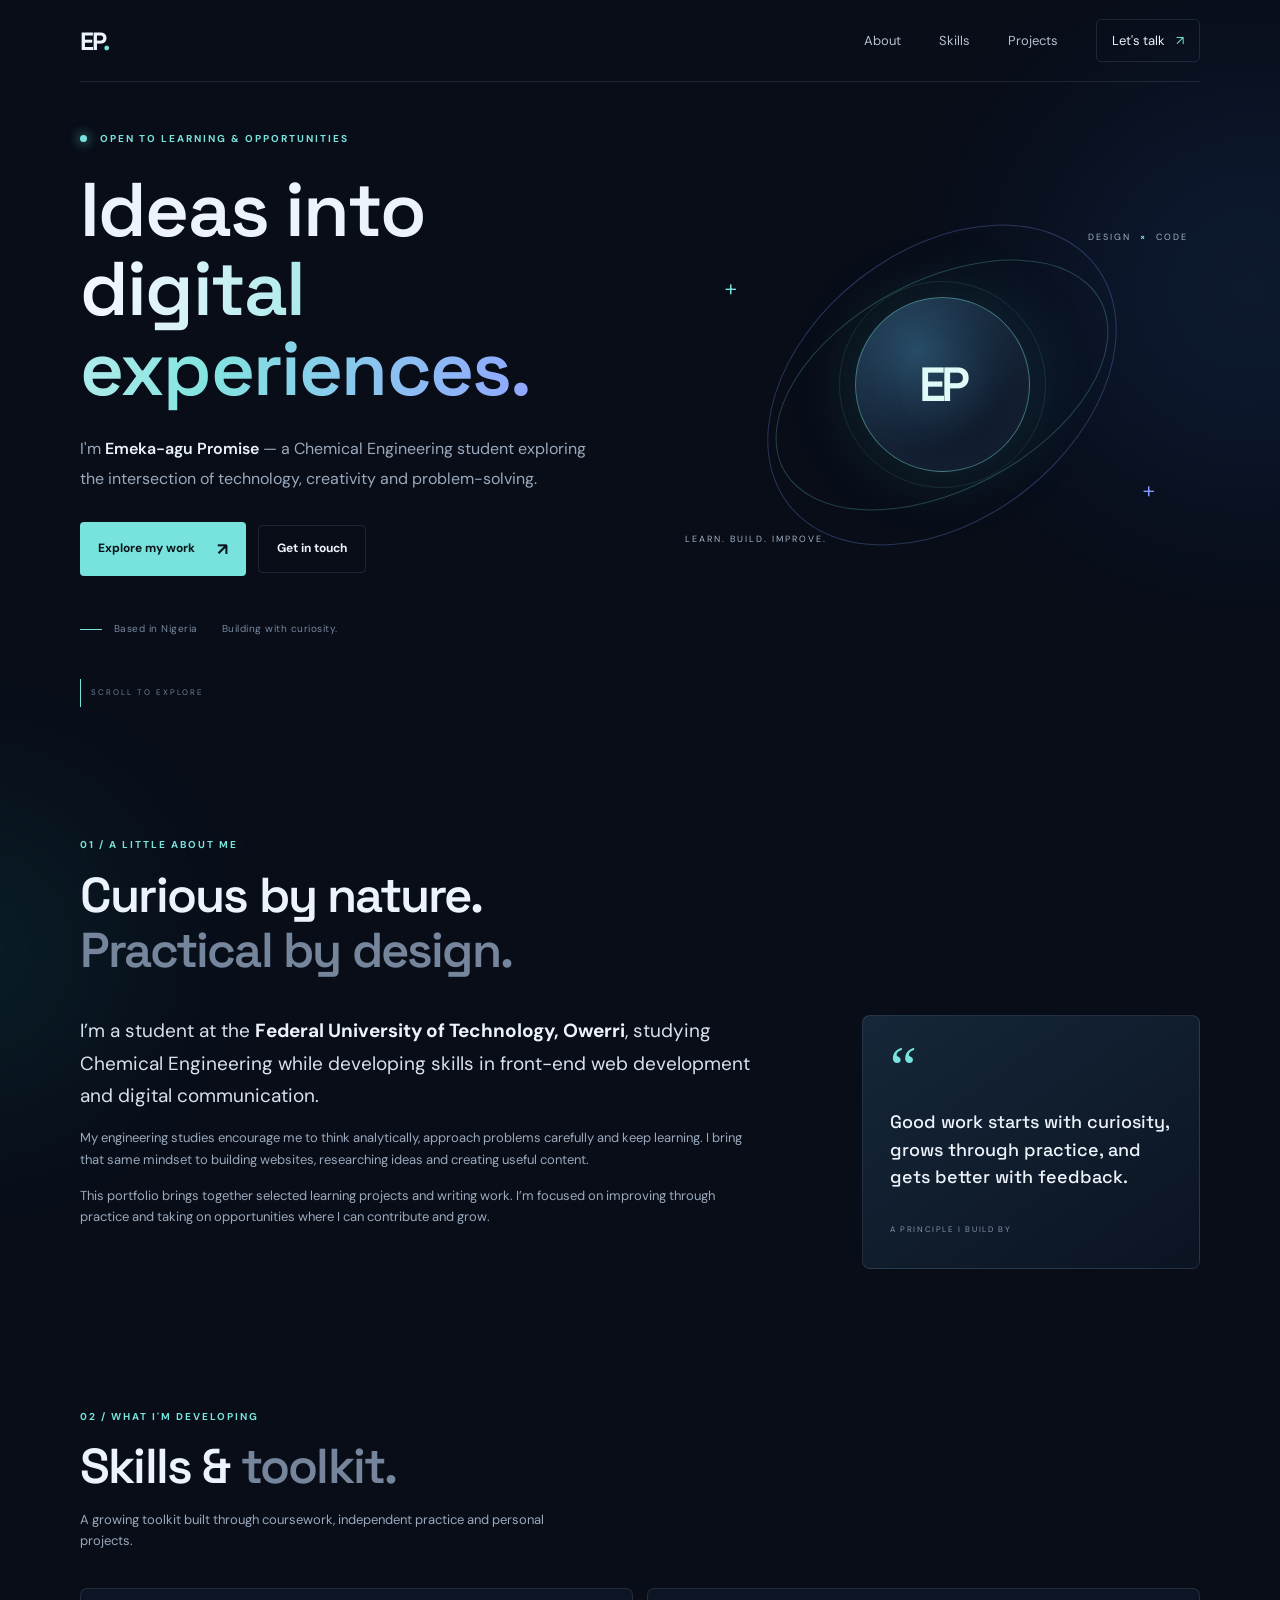
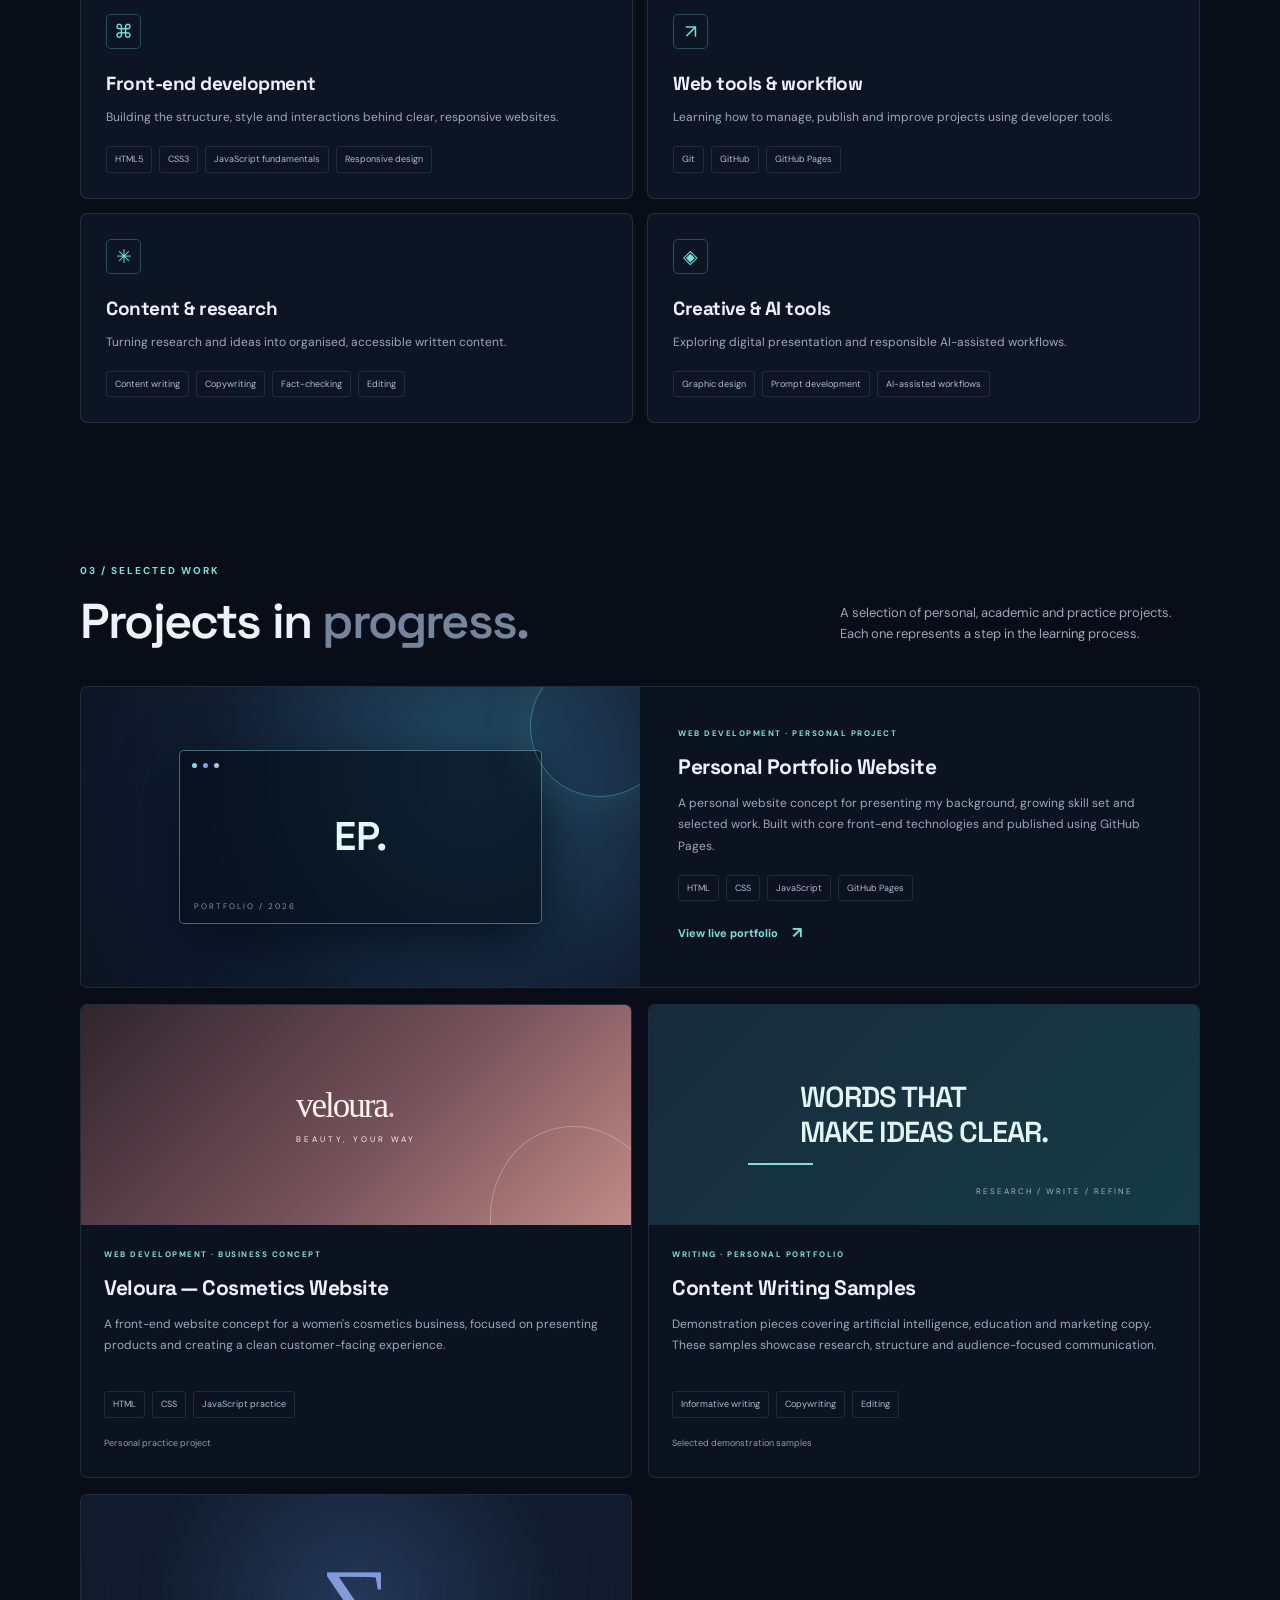
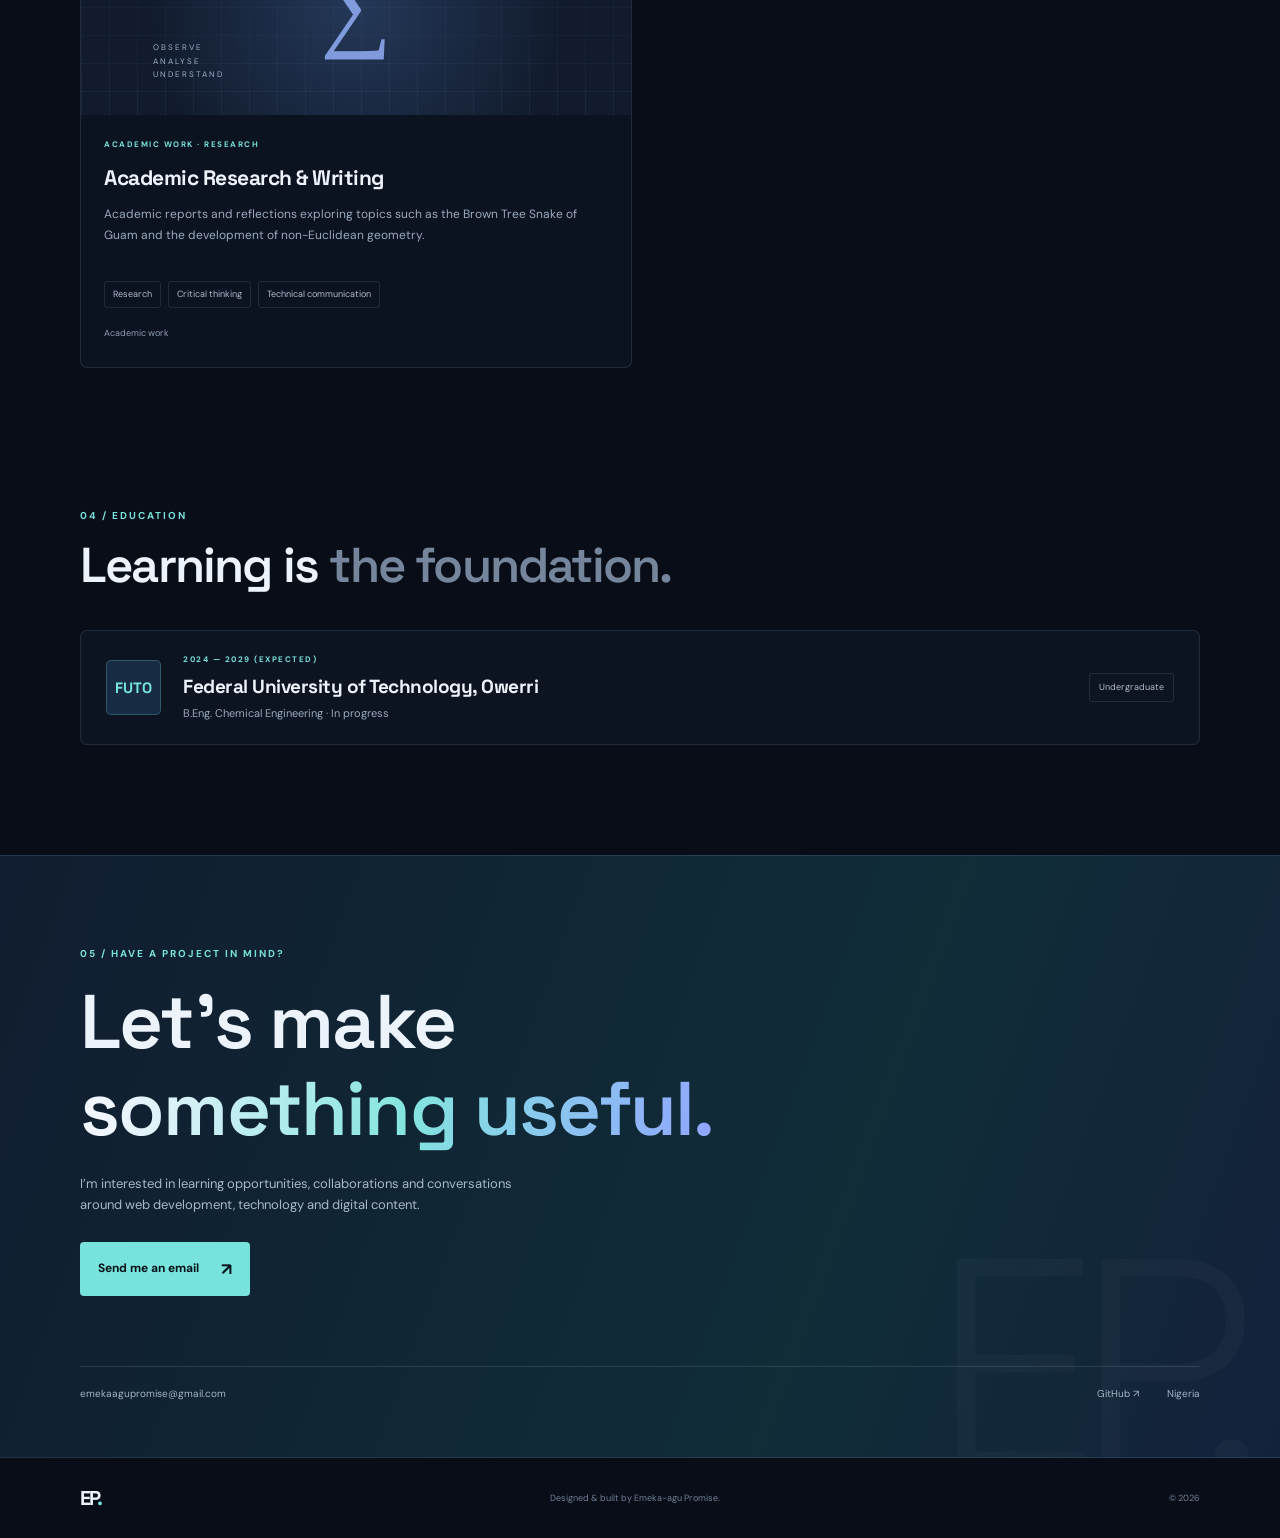
<file: index.html>
<!DOCTYPE html>
<html lang="en">
<head>
  <meta charset="UTF-8">
  <meta name="viewport" content="width=device-width, initial-scale=1.0">
  <meta name="description" content="The portfolio of Emeka-agu Promise — Chemical Engineering student, front-end web developer and digital content creator.">
  <meta name="theme-color" content="#080d18">
  <title>Emeka-agu Promise | Portfolio</title>
  <link rel="preconnect" href="https://fonts.googleapis.com">
  <link rel="preconnect" href="https://fonts.gstatic.com" crossorigin>
  <link href="https://fonts.googleapis.com/css2?family=DM+Sans:wght@400;500;600;700&family=Space+Grotesk:wght@400;500;600;700&display=swap" rel="stylesheet">
  <link rel="stylesheet" href="style.css">
</head>
<body>
  <div class="ambient ambient-one"></div>
  <div class="ambient ambient-two"></div>
  <header class="site-header">
    <a class="brand" href="#home" aria-label="Emeka-agu Promise home">EP<span>.</span></a>
    <button class="menu-toggle" aria-label="Open navigation" aria-expanded="false">
      <span></span><span></span>
    </button>
    <nav class="nav-links" aria-label="Main navigation">
      <a href="#about">About</a>
      <a href="#skills">Skills</a>
      <a href="#projects">Projects</a>
      <a href="#contact" class="nav-contact">Let's talk <span>↗</span></a>
    </nav>
  </header>

  <main>
    <section class="hero section-wrap" id="home">
      <div class="hero-copy">
        <p class="eyebrow"><span class="status-dot"></span> OPEN TO LEARNING & OPPORTUNITIES</p>
        <h1>Ideas into<br><span class="gradient-text">digital experiences.</span></h1>
        <p class="hero-intro">I'm <strong>Emeka-agu Promise</strong> — a Chemical Engineering student exploring the intersection of technology, creativity and problem-solving.</p>
        <div class="hero-actions">
          <a class="button button-primary" href="#projects">Explore my work <span>↗</span></a>
          <a class="button button-quiet" href="#contact">Get in touch</a>
        </div>
        <div class="hero-meta">
          <span><i class="meta-line"></i> Based in Nigeria</span>
          <span>Building with curiosity.</span>
        </div>
      </div>
      <div class="hero-visual" aria-label="Abstract digital artwork">
        <div class="visual-orbit orbit-a"></div>
        <div class="visual-orbit orbit-b"></div>
        <div class="visual-core"><span>EP</span></div>
        <div class="visual-label label-top">DESIGN <b>×</b> CODE</div>
        <div class="visual-label label-bottom">LEARN. BUILD. IMPROVE.</div>
        <div class="visual-cross cross-one">+</div>
        <div class="visual-cross cross-two">+</div>
      </div>
      <a class="scroll-cue" href="#about"><span></span> SCROLL TO EXPLORE</a>
    </section>

    <section class="section-wrap section-block" id="about">
      <div class="section-heading">
        <p class="eyebrow">01 / A LITTLE ABOUT ME</p>
        <h2>Curious by nature.<br><span class="muted-heading">Practical by design.</span></h2>
      </div>
      <div class="about-grid">
        <div class="about-main">
          <p class="large-copy">I’m a student at the <strong>Federal University of Technology, Owerri</strong>, studying Chemical Engineering while developing skills in front-end web development and digital communication.</p>
          <p>My engineering studies encourage me to think analytically, approach problems carefully and keep learning. I bring that same mindset to building websites, researching ideas and creating useful content.</p>
          <p>This portfolio brings together selected learning projects and writing work. I’m focused on improving through practice and taking on opportunities where I can contribute and grow.</p>
        </div>
        <aside class="about-note">
          <span class="note-mark">“</span>
          <p>Good work starts with curiosity, grows through practice, and gets better with feedback.</p>
          <span class="note-caption">A PRINCIPLE I BUILD BY</span>
        </aside>
      </div>
    </section>

    <section class="section-wrap section-block" id="skills">
      <div class="section-heading">
        <p class="eyebrow">02 / WHAT I'M DEVELOPING</p>
        <h2>Skills & <span class="muted-heading">toolkit.</span></h2>
        <p class="section-subtitle">A growing toolkit built through coursework, independent practice and personal projects.</p>
      </div>
      <div class="skills-grid">
        <article class="skill-card">
          <div class="skill-icon">⌘</div><h3>Front-end development</h3>
          <p>Building the structure, style and interactions behind clear, responsive websites.</p>
          <div class="tags"><span>HTML5</span><span>CSS3</span><span>JavaScript fundamentals</span><span>Responsive design</span></div>
        </article>
        <article class="skill-card">
          <div class="skill-icon">↗</div><h3>Web tools & workflow</h3>
          <p>Learning how to manage, publish and improve projects using developer tools.</p>
          <div class="tags"><span>Git</span><span>GitHub</span><span>GitHub Pages</span></div>
        </article>
        <article class="skill-card">
          <div class="skill-icon">✳</div><h3>Content & research</h3>
          <p>Turning research and ideas into organised, accessible written content.</p>
          <div class="tags"><span>Content writing</span><span>Copywriting</span><span>Fact-checking</span><span>Editing</span></div>
        </article>
        <article class="skill-card">
          <div class="skill-icon">◈</div><h3>Creative & AI tools</h3>
          <p>Exploring digital presentation and responsible AI-assisted workflows.</p>
          <div class="tags"><span>Graphic design</span><span>Prompt development</span><span>AI-assisted workflows</span></div>
        </article>
      </div>
    </section>

    <section class="section-wrap section-block" id="projects">
      <div class="section-heading projects-heading">
        <div><p class="eyebrow">03 / SELECTED WORK</p><h2>Projects in <span class="muted-heading">progress.</span></h2></div>
        <p class="section-subtitle">A selection of personal, academic and practice projects. Each one represents a step in the learning process.</p>
      </div>
      <div class="project-list">
        <article class="project-card project-featured">
          <div class="project-art art-portfolio"><span class="art-window"><i></i><i></i><i></i><b>EP.</b><em>PORTFOLIO / 2026</em></span><span class="art-orb"></span></div>
          <div class="project-info">
            <p class="project-type">WEB DEVELOPMENT · PERSONAL PROJECT</p>
            <h3>Personal Portfolio Website</h3>
            <p>A personal website concept for presenting my background, growing skill set and selected work. Built with core front-end technologies and published using GitHub Pages.</p>
            <div class="tags"><span>HTML</span><span>CSS</span><span>JavaScript</span><span>GitHub Pages</span></div>
            <a class="text-link" href="https://p16gjghkkkkk.github.io/-promise-portfolio/" target="_blank" rel="noopener">View live portfolio <span>↗</span></a>
          </div>
        </article>
        <article class="project-card">
          <div class="project-art art-veloura"><div class="veloura-word">veloura<span>.</span><small>BEAUTY, YOUR WAY</small></div><div class="beauty-shape"></div></div>
          <div class="project-info">
            <p class="project-type">WEB DEVELOPMENT · BUSINESS CONCEPT</p>
            <h3>Veloura — Cosmetics Website</h3>
            <p>A front-end website concept for a women's cosmetics business, focused on presenting products and creating a clean customer-facing experience.</p>
            <div class="tags"><span>HTML</span><span>CSS</span><span>JavaScript practice</span></div>
            <span class="project-status">Personal practice project</span>
          </div>
        </article>
        <article class="project-card">
          <div class="project-art art-writing"><span class="writing-kicker">WORDS THAT<br>MAKE IDEAS CLEAR.</span><span class="writing-line"></span><span class="writing-bottom">RESEARCH / WRITE / REFINE</span></div>
          <div class="project-info">
            <p class="project-type">WRITING · PERSONAL PORTFOLIO</p>
            <h3>Content Writing Samples</h3>
            <p>Demonstration pieces covering artificial intelligence, education and marketing copy. These samples showcase research, structure and audience-focused communication.</p>
            <div class="tags"><span>Informative writing</span><span>Copywriting</span><span>Editing</span></div>
            <span class="project-status">Selected demonstration samples</span>
          </div>
        </article>
        <article class="project-card">
          <div class="project-art art-research"><span class="research-symbol">∑</span><span class="research-caption">OBSERVE<br>ANALYSE<br>UNDERSTAND</span><div class="research-grid"></div></div>
          <div class="project-info">
            <p class="project-type">ACADEMIC WORK · RESEARCH</p>
            <h3>Academic Research & Writing</h3>
            <p>Academic reports and reflections exploring topics such as the Brown Tree Snake of Guam and the development of non-Euclidean geometry.</p>
            <div class="tags"><span>Research</span><span>Critical thinking</span><span>Technical communication</span></div>
            <span class="project-status">Academic work</span>
          </div>
        </article>
      </div>
    </section>

    <section class="section-wrap section-block education-block">
      <div class="section-heading">
        <p class="eyebrow">04 / EDUCATION</p>
        <h2>Learning is <span class="muted-heading">the foundation.</span></h2>
      </div>
      <div class="education-card">
        <div class="education-mark">FUTO</div>
        <div><p class="project-type">2024 — 2029 (EXPECTED)</p><h3>Federal University of Technology, Owerri</h3><p>B.Eng. Chemical Engineering · In progress</p></div>
        <span class="education-status">Undergraduate</span>
      </div>
    </section>

    <section class="contact-section" id="contact">
      <div class="section-wrap contact-inner">
        <p class="eyebrow">05 / HAVE A PROJECT IN MIND?</p>
        <h2>Let's make<br><span class="gradient-text">something useful.</span></h2>
        <p class="contact-copy">I’m interested in learning opportunities, collaborations and conversations around web development, technology and digital content.</p>
        <a class="button button-primary" href="mailto:emekaagupromise@gmail.com">Send me an email <span>↗</span></a>
        <div class="contact-bottom">
          <a href="mailto:emekaagupromise@gmail.com">emekaagupromise@gmail.com</a>
          <a href="https://github.com/P16gjghkkkkk" target="_blank" rel="noopener">GitHub ↗</a>
          <span>Nigeria</span>
        </div>
      </div>
    </section>
  </main>

  <footer class="site-footer section-wrap">
    <a class="brand" href="#home">EP<span>.</span></a>
    <p>Designed & built by Emeka-agu Promise.</p>
    <p>© <span id="year"></span></p>
  </footer>
  <script src="script.js"></script>
</body>
</html>
</file>
<file: style.css>
*{box-sizing:border-box;margin:0;padding:0}
:root{--bg:#080d18;--panel:#101a2a;--panel2:#0d1625;--text:#edf3fb;--muted:#9aa9bc;--line:rgba(180,202,230,.13);--cyan:#78e3dc;--blue:#829bff;--font:"DM Sans",sans-serif;--display:"Space Grotesk",sans-serif}
html{scroll-behavior:smooth;scroll-padding-top:90px}
body{background:var(--bg);color:var(--text);font-family:var(--font);line-height:1.65;overflow-x:hidden}
a{color:inherit;text-decoration:none}
.ambient{position:absolute;pointer-events:none;filter:blur(90px);opacity:.16;border-radius:50%;z-index:-1}
.ambient-one{width:420px;height:420px;background:#2859a9;top:80px;right:-180px}
.ambient-two{width:300px;height:300px;background:#147d82;top:800px;left:-180px}
.section-wrap{width:min(1120px,calc(100% - 48px));margin-inline:auto}
.site-header{height:82px;width:min(1120px,calc(100% - 48px));margin:auto;display:flex;align-items:center;justify-content:space-between;border-bottom:1px solid var(--line);position:relative;z-index:10}
.brand{font:700 25px var(--display);letter-spacing:-2px}.brand span{color:var(--cyan)}
.nav-links{display:flex;align-items:center;gap:38px;color:#b6c1d0;font-size:13px}
.nav-links a{transition:color .2s}.nav-links a:hover,.contact-bottom a:hover{color:var(--cyan)}
.nav-contact{border:1px solid var(--line);padding:10px 15px;border-radius:5px;color:var(--text)!important}.nav-contact span{color:var(--cyan);margin-left:8px}
.menu-toggle{display:none;background:none;border:0}
.hero{min-height:650px;display:grid;grid-template-columns:1.08fr .92fr;align-items:center;position:relative;padding-top:35px;padding-bottom:80px}
.eyebrow{font-size:10px;letter-spacing:2px;font-weight:700;color:var(--cyan);margin-bottom:22px}
.status-dot{display:inline-block;width:7px;height:7px;background:var(--cyan);border-radius:50%;margin-right:9px;box-shadow:0 0 12px var(--cyan)}
h1,h2,h3{font-family:var(--display);letter-spacing:-1.8px}
h1{font-size:clamp(48px,6vw,76px);line-height:1.05;font-weight:600;max-width:690px}
.gradient-text{background:linear-gradient(100deg,#f2f6ff 5%,#83e4df 52%,#91a5ff 100%);background-clip:text;-webkit-background-clip:text;color:transparent}
.hero-intro{max-width:520px;color:var(--muted);font-size:16px;margin:25px 0 29px;line-height:1.85}.hero-intro strong{color:var(--text);font-weight:600}
.hero-actions{display:flex;gap:12px;align-items:center;flex-wrap:wrap}
.button{display:inline-flex;align-items:center;gap:22px;padding:13px 18px;font-size:12px;font-weight:700;border-radius:4px;transition:transform .2s,background .2s}
.button:hover{transform:translateY(-3px)}
.button-primary{background:var(--cyan);color:#07131b}.button-primary span{font-size:17px}
.button-quiet{border:1px solid var(--line);color:var(--text)}
.hero-meta{display:flex;gap:24px;color:#78899f;font-size:10px;letter-spacing:.5px;margin-top:45px}
.meta-line{display:inline-block;width:22px;height:1px;background:var(--cyan);vertical-align:middle;margin-right:8px}
.hero-visual{height:420px;position:relative;display:grid;place-items:center}
.visual-orbit{position:absolute;border:1px solid rgba(120,227,220,.25);border-radius:50%;transform:rotate(-28deg)}
.orbit-a{width:360px;height:210px}.orbit-b{width:270px;height:390px;transform:rotate(52deg);border-color:rgba(130,155,255,.28)}
.visual-core{width:175px;height:175px;border-radius:50%;display:grid;place-items:center;background:radial-gradient(circle at 35% 30%,#284d68,#101a2c 62%,#0a101d);border:1px solid rgba(120,227,220,.45);box-shadow:0 0 70px rgba(62,177,183,.18),inset 0 0 45px rgba(117,180,220,.1);font:600 48px var(--display);letter-spacing:-5px;color:#dffaf7}
.visual-core:after{content:"";position:absolute;width:205px;height:205px;border:1px solid rgba(120,227,220,.12);border-radius:50%}
.visual-label{position:absolute;font-size:9px;letter-spacing:2px;color:#a4b4c8}.visual-label b{color:var(--cyan);padding:0 5px}
.label-top{top:55px;right:12px}.label-bottom{bottom:48px;left:0}
.visual-cross{position:absolute;color:var(--cyan);font-size:23px;font-weight:300}.cross-one{top:95px;left:40px}.cross-two{bottom:85px;right:45px;color:var(--blue)}
.scroll-cue{position:absolute;bottom:25px;left:0;font-size:8px;letter-spacing:2px;color:#718198;display:flex;align-items:center;gap:10px}
.scroll-cue span{height:28px;width:1px;background:var(--cyan)}
.section-block{padding-top:105px;padding-bottom:35px}
.section-heading{margin-bottom:36px}
.section-heading .eyebrow{margin-bottom:14px}
h2{font-size:clamp(34px,4.2vw,49px);line-height:1.14;font-weight:600}
.muted-heading{color:#75859b}
.about-grid{display:grid;grid-template-columns:1.35fr .65fr;gap:80px;align-items:start}
.about-main p{color:var(--muted);font-size:13px;max-width:680px;margin-bottom:15px}
.about-main .large-copy{font-size:19px;line-height:1.7;color:#d8e1ed}
.about-main strong{color:var(--text)}
.about-note{background:linear-gradient(145deg,rgba(25,46,66,.8),rgba(13,22,37,.8));border:1px solid var(--line);padding:27px;border-radius:8px}
.note-mark{font:60px Georgia;color:var(--cyan);line-height:.8}.about-note p{font:500 18px/1.55 var(--display);margin:12px 0 23px}
.note-caption{font-size:8px;letter-spacing:1.6px;color:#8495aa}
.section-subtitle{color:var(--muted);font-size:13px;max-width:500px;margin-top:14px}
.skills-grid{display:grid;grid-template-columns:repeat(2,1fr);gap:14px}
.skill-card{padding:25px;background:rgba(16,26,42,.72);border:1px solid var(--line);border-radius:7px;transition:border-color .2s,transform .2s}
.skill-card:hover,.project-card:hover{border-color:rgba(120,227,220,.4);transform:translateY(-3px)}
.skill-icon{width:35px;height:35px;border:1px solid rgba(120,227,220,.28);color:var(--cyan);display:grid;place-items:center;border-radius:5px;font-size:19px;margin-bottom:19px}
.skill-card h3,.project-info h3,.education-card h3{font-size:19px;letter-spacing:-.5px;margin-bottom:8px}
.skill-card p,.project-info>p:not(.project-type){font-size:12px;color:var(--muted);line-height:1.8}
.tags{display:flex;gap:7px;flex-wrap:wrap;margin-top:17px}
.tags span{font-size:9px;color:#aebdd0;border:1px solid var(--line);padding:5px 8px;border-radius:3px}
.projects-heading{display:flex;align-items:end;justify-content:space-between;gap:30px}
.projects-heading .section-subtitle{max-width:360px;margin-bottom:5px}
.project-list{display:grid;grid-template-columns:1fr 1fr;gap:16px}
.project-card{overflow:hidden;border:1px solid var(--line);border-radius:7px;background:rgba(13,22,37,.78);transition:border-color .2s,transform .2s}
.project-featured{grid-column:1/-1;display:grid;grid-template-columns:1fr 1fr}
.project-art{min-height:220px;position:relative;overflow:hidden;display:grid;place-items:center;background:#111d30}
.project-featured .project-art{min-height:300px}
.art-portfolio{background:radial-gradient(circle at 70% 30%,#234d68,#111c30 60%,#0c1423)}
.art-window{width:65%;height:58%;border:1px solid rgba(144,213,221,.45);border-radius:5px;background:rgba(8,16,29,.72);position:relative;box-shadow:0 20px 55px #07101e;display:flex;align-items:center;justify-content:center;font:700 40px var(--display);color:#e3fbfa}
.art-window i{position:absolute;top:12px;left:12px;width:5px;height:5px;border-radius:50%;background:#78e3dc}.art-window i:nth-child(2){left:23px;background:#829bff}.art-window i:nth-child(3){left:34px;background:#b5c2d1}
.art-window b{font-weight:600}.art-window em{position:absolute;bottom:12px;left:14px;font:8px var(--font);letter-spacing:2px;color:#7f9aaf}
.art-orb{position:absolute;width:140px;height:140px;border:1px solid rgba(120,227,220,.35);border-radius:50%;right:-30px;top:-30px;box-shadow:0 0 55px rgba(120,227,220,.14)}
.art-veloura{background:linear-gradient(135deg,#30252c,#75515b 55%,#c08b87);color:#fff3ee}
.veloura-word{font:500 35px Georgia;z-index:1;letter-spacing:-2px}.veloura-word span{color:#f0c8b9}.veloura-word small{display:block;text-align:center;font:8px var(--font);letter-spacing:3px;margin-top:8px}
.beauty-shape{position:absolute;width:180px;height:180px;border:1px solid rgba(255,236,224,.3);border-radius:48% 52% 40% 60%;transform:rotate(35deg);right:-35px;bottom:-85px}
.art-writing{background:linear-gradient(135deg,#172b3c,#153b45)}
.writing-kicker{font:600 29px/1.2 var(--display);letter-spacing:-1px;color:#e4f4f2}
.writing-line{width:65px;height:2px;background:var(--cyan);position:absolute;left:18%;bottom:27%}
.writing-bottom{position:absolute;right:12%;bottom:12%;font-size:8px;letter-spacing:2px;color:#9cb7c1}
.art-research{background:radial-gradient(circle at 50% 50%,#243858,#111b2d 70%)}
.research-symbol{font:100px Georgia;color:rgba(153,181,255,.8);z-index:1}
.research-caption{position:absolute;left:13%;bottom:15%;font-size:8px;line-height:1.7;letter-spacing:2px;color:#9eafc9}
.research-grid{position:absolute;inset:0;background-image:linear-gradient(rgba(151,180,222,.07) 1px,transparent 1px),linear-gradient(90deg,rgba(151,180,222,.07) 1px,transparent 1px);background-size:28px 28px;mask-image:linear-gradient(transparent,#000)}
.project-info{padding:23px}
.project-type{font-size:8px;letter-spacing:1.5px;color:var(--cyan);font-weight:700;margin-bottom:10px}
.project-info h3{font-size:21px}
.project-info>p:not(.project-type){min-height:60px}
.project-featured .project-info{padding:38px;align-self:center}
.project-featured .project-info>p:not(.project-type){max-width:470px}
.text-link{display:inline-flex;gap:14px;align-items:center;color:var(--cyan);font-size:11px;font-weight:700;margin-top:19px}
.text-link span{font-size:16px}
.project-status{display:inline-block;margin-top:18px;font-size:9px;color:#8e9eb2}
.education-block{padding-bottom:110px}
.education-card{display:flex;align-items:center;gap:22px;padding:22px 25px;border:1px solid var(--line);border-radius:7px;background:rgba(16,26,42,.6)}
.education-mark{width:55px;height:55px;display:grid;place-items:center;background:#172b43;border:1px solid rgba(120,227,220,.25);color:var(--cyan);font:700 15px var(--display);border-radius:5px}
.education-card .project-type{margin-bottom:4px}.education-card h3{margin-bottom:2px}.education-card p:last-child{font-size:11px;color:var(--muted)}
.education-status{margin-left:auto;font-size:9px;border:1px solid var(--line);padding:6px 9px;border-radius:3px;color:#aebdd0}
.contact-section{background:linear-gradient(110deg,#101d30,#102d38 65%,#14213b);border-top:1px solid var(--line);border-bottom:1px solid var(--line);position:relative;overflow:hidden}
.contact-section:after{content:"EP.";position:absolute;right:3%;bottom:-100px;font:300 300px var(--display);color:rgba(220,244,245,.025);letter-spacing:-25px;pointer-events:none}
.contact-inner{padding-top:90px;padding-bottom:55px;position:relative;z-index:1}
.contact-inner .eyebrow{margin-bottom:17px}
.contact-inner h2{font-size:clamp(48px,7vw,76px)}
.contact-copy{max-width:470px;color:#a8b8c9;font-size:13px;margin:20px 0 26px}
.contact-bottom{display:flex;gap:28px;margin-top:70px;padding-top:19px;border-top:1px solid rgba(210,230,240,.13);font-size:10px;color:#a4b4c6}
.contact-bottom a:first-child{margin-right:auto}
.site-footer{min-height:80px;display:flex;align-items:center;justify-content:space-between;color:#718198;font-size:9px}
.site-footer .brand{color:var(--text);font-size:20px}
@media(max-width:760px){
 .site-header{height:70px}.menu-toggle{display:flex;flex-direction:column;gap:6px;padding:10px;cursor:pointer}.menu-toggle span{width:22px;height:1px;background:#eaf4ff}
 .nav-links{display:none;position:absolute;top:69px;left:0;right:0;background:#0d1727;border:1px solid var(--line);padding:20px;flex-direction:column;align-items:stretch;gap:18px}.nav-links.open{display:flex}.nav-contact{text-align:center}
 .hero{grid-template-columns:1fr;padding-top:80px;min-height:auto;padding-bottom:90px}.hero-visual{height:330px;grid-row:1;margin-bottom:15px}.hero-copy{grid-row:2}h1{font-size:clamp(43px,11vw,66px)}.hero-intro{font-size:14px}
 .orbit-a{width:290px;height:170px}.orbit-b{height:310px;width:220px}.visual-core{width:145px;height:145px}.visual-core:after{width:175px;height:175px}
 .label-top{right:5%}.label-bottom{left:4%}
 .section-block{padding-top:75px}.about-grid{grid-template-columns:1fr;gap:25px}.about-note{max-width:500px}
 .projects-heading{display:block}.projects-heading .section-subtitle{margin-top:13px}
 .project-featured{grid-template-columns:1fr}.project-featured .project-art{min-height:230px}.project-featured .project-info{padding:25px}
 .project-info>p:not(.project-type){min-height:0}
 .contact-inner{padding-top:70px}.contact-bottom{flex-wrap:wrap;gap:15px;margin-top:50px}.contact-bottom a:first-child{width:100%}
}
@media(max-width:520px){
 .section-wrap,.site-header{width:calc(100% - 36px)}
 .skills-grid,.project-list{grid-template-columns:1fr}.project-featured{grid-column:auto}
 .skill-card{padding:21px}.project-art{min-height:190px}
 .hero-meta{gap:12px;flex-wrap:wrap}.scroll-cue{bottom:25px}
 .education-card{align-items:flex-start;flex-wrap:wrap;padding:18px}.education-status{margin-left:77px;margin-top:-12px}
 .site-footer{gap:12px;flex-wrap:wrap;padding-top:20px;padding-bottom:20px}.site-footer p:nth-child(2){order:3;width:100%}
 .contact-bottom{font-size:9px}
}
</file>
